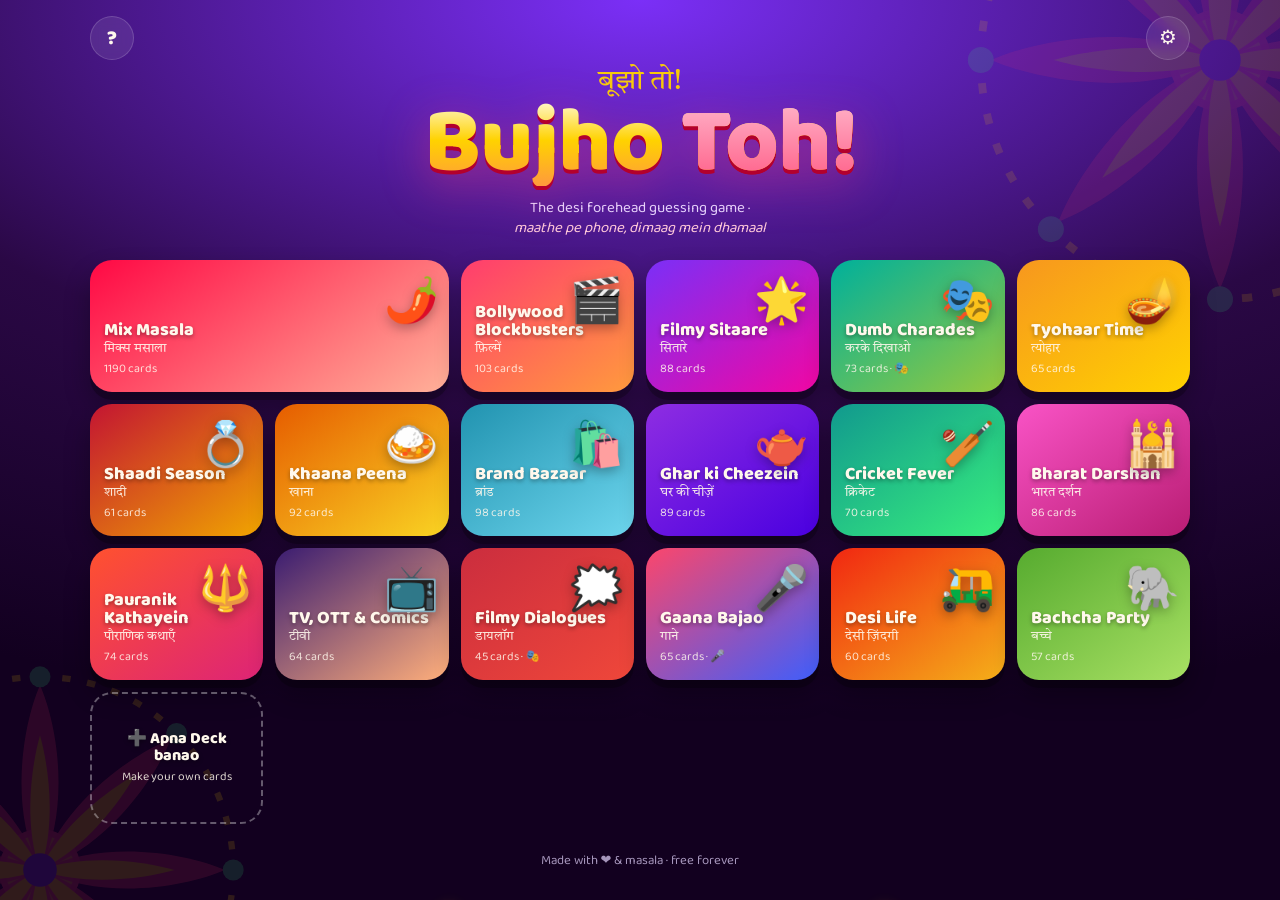
<file: index.html>
<!doctype html>
<html lang="en">
<head>
  <meta charset="utf-8">
  <meta name="viewport" content="width=device-width, initial-scale=1, viewport-fit=cover, user-scalable=no">
  <title>Bujho Toh! — Desi Forehead Guessing Game</title>
  <meta name="description" content="A free, desi forehead guessing game: Bollywood, festivals, food, brands, cricket and more. Tilt your phone to play!">
  <meta name="theme-color" content="#2a0845">
  <meta name="apple-mobile-web-app-capable" content="yes">
  <meta name="mobile-web-app-capable" content="yes">
  <meta name="apple-mobile-web-app-status-bar-style" content="black-translucent">
  <meta name="apple-mobile-web-app-title" content="Bujho Toh!">
  <link rel="manifest" href="manifest.webmanifest">
  <link rel="icon" href="icons/icon.svg" type="image/svg+xml">
  <link rel="apple-touch-icon" href="icons/icon-192.png">
  <link rel="preconnect" href="https://fonts.googleapis.com">
  <link rel="preconnect" href="https://fonts.gstatic.com" crossorigin>
  <link href="https://fonts.googleapis.com/css2?family=Baloo+2:wght@500;700;800&family=Tiro+Devanagari+Hindi&display=swap" rel="stylesheet">
  <link rel="stylesheet" href="css/style.css">
</head>
<body>
  <!-- Decorative animated background -->
  <div class="bg" aria-hidden="true">
    <svg class="rangoli r1" viewBox="0 0 200 200"><use href="#rangoli"/></svg>
    <svg class="rangoli r2" viewBox="0 0 200 200"><use href="#rangoli"/></svg>
    <div class="diyas"></div>
  </div>
  <canvas id="confetti" aria-hidden="true"></canvas>

  <svg width="0" height="0" style="position:absolute">
    <defs>
      <g id="rangoli">
        <g fill="none" stroke-width="3">
          <circle cx="100" cy="100" r="92" stroke="#ffd200" stroke-dasharray="4 8"/>
          <circle cx="100" cy="100" r="18" stroke="#ff3d6e" fill="#ff9a3d"/>
        </g>
        <g id="petal8">
          <path d="M100 100 C 85 70, 92 30, 100 12 C 108 30, 115 70, 100 100Z" fill="#ff3d6e" opacity=".85"/>
          <path d="M100 100 C 92 78, 96 50, 100 36 C 104 50, 108 78, 100 100Z" fill="#ffd200"/>
          <circle cx="100" cy="8" r="5" fill="#38ef7d"/>
        </g>
        <use href="#petal8" transform="rotate(45 100 100)"/>
        <use href="#petal8" transform="rotate(90 100 100)"/>
        <use href="#petal8" transform="rotate(135 100 100)"/>
        <use href="#petal8" transform="rotate(180 100 100)"/>
        <use href="#petal8" transform="rotate(225 100 100)"/>
        <use href="#petal8" transform="rotate(270 100 100)"/>
        <use href="#petal8" transform="rotate(315 100 100)"/>
        <circle cx="100" cy="100" r="8" fill="#7b2ff7"/>
      </g>
    </defs>
  </svg>

  <!-- ============ HOME ============ -->
  <section id="home" class="screen active">
    <header class="topbar">
      <button class="icon-btn" id="btnHowTo" aria-label="How to play">?</button>
      <button class="icon-btn" id="btnSettings" aria-label="Settings">⚙️</button>
    </header>
    <div class="hero">
      <div class="logo">
        <span class="logo-hi">बूझो तो!</span>
        <h1>Bujho <em>Toh!</em></h1>
      </div>
      <p class="tagline">The desi forehead guessing game · <span>maathe pe phone, dimaag mein dhamaal</span></p>
    </div>
    <div id="deckGrid" class="deck-grid"></div>
    <footer class="foot">Made with ❤️ & masala · free forever</footer>
  </section>

  <!-- ============ DECK SHEET ============ -->
  <div id="deckSheet" class="sheet" role="dialog" aria-modal="true" aria-labelledby="sheetTitle">
    <div class="sheet-backdrop" data-close></div>
    <div class="sheet-card">
      <button class="close-x" data-close aria-label="Close">×</button>
      <div class="sheet-emoji" id="sheetEmoji"></div>
      <h2 id="sheetTitle"></h2>
      <div class="sheet-hindi" id="sheetHindi"></div>
      <p class="sheet-desc" id="sheetDesc"></p>
      <div class="sheet-meta"><span id="sheetCount"></span><span id="sheetBest"></span></div>
      <div class="label">Round time</div>
      <div class="chips" id="timeChips">
        <button data-t="30">30s</button><button data-t="60">60s</button><button data-t="90">90s</button><button data-t="120">2 min</button>
      </div>
      <button class="btn big primary" id="btnPlay">Khelo! ▶</button>
      <div class="sheet-actions" id="customActions" hidden>
        <button class="btn ghost small" id="btnEditDeck">✏️ Edit deck</button>
        <button class="btn ghost small danger" id="btnDeleteDeck">🗑 Delete</button>
      </div>
    </div>
  </div>

  <!-- ============ READY ============ -->
  <section id="ready" class="screen">
    <button class="icon-btn back" data-home aria-label="Back">←</button>
    <div class="ready-wrap">
      <div class="ready-anim" aria-hidden="true">
        <div class="head">🙂</div>
        <div class="phone-mini"><span>?</span></div>
      </div>
      <h2 id="readyTitle">Phone ko maathe pe rakho!</h2>
      <p id="readyText">Hold your phone sideways on your forehead, screen facing your friends. The game starts automatically.</p>
      <div class="tilt-legend">
        <div><b class="g">⬇ Tilt down</b><span>Sahi! (correct)</span></div>
        <div><b class="o">⬆ Tilt up</b><span>Pass</span></div>
      </div>
      <div class="key-legend" style="display:none">
        <div><kbd>Space</kbd> or <kbd>→</kbd><span>Sahi! (correct)</span></div>
        <div><kbd>P</kbd> or <kbd>←</kbd><span>Pass</span></div>
        <div><kbd>Esc</kbd><span>End round</span></div>
      </div>
      <button class="btn big primary" id="btnStartNow">Start now</button>
      <p class="hint" id="readyHint"></p>
    </div>
  </section>

  <!-- ============ PLAY ============ -->
  <section id="play" class="screen">
    <div class="stage" id="stage">
      <div class="play-top">
        <span class="play-cat" id="playCat"></span>
        <span class="play-timer" id="playTimer">60</span>
        <span class="play-score" id="playScore">0</span>
      </div>
      <div class="word-wrap">
        <div class="word" id="word"></div>
        <div class="word-hint" id="wordHint"></div>
      </div>
      <div class="timer-bar"><i id="timerBar"></i></div>
      <div class="tap-controls" id="tapControls">
        <button class="tap pass" id="tapPass">⏭ Pass <kbd class="k">P / ←</kbd></button>
        <button class="tap correct" id="tapCorrect">Sahi! ✓ <kbd class="k">Space / →</kbd></button>
      </div>
      <button class="quit" id="btnQuit" aria-label="End round">✕</button>
      <div class="flash" id="flash"><span id="flashText"></span></div>
      <div class="countdown" id="countdown"><span id="countNum">3</span></div>
    </div>
  </section>

  <!-- ============ RESULTS ============ -->
  <section id="results" class="screen">
    <div class="results-wrap">
      <div class="res-title" id="resTitle">Shabaash!</div>
      <div class="res-score"><span id="resScore">0</span><small>correct</small></div>
      <div class="res-sub" id="resSub"></div>
      <ul class="res-list" id="resList"></ul>
      <div class="res-actions">
        <button class="btn big primary" id="btnAgain">Phir se! 🔁</button>
        <button class="btn ghost" id="btnShare">Share score</button>
        <button class="btn ghost" data-home>Choose another deck</button>
      </div>
    </div>
  </section>

  <!-- ============ SETTINGS ============ -->
  <div id="settingsSheet" class="sheet" role="dialog" aria-modal="true" aria-labelledby="setTitle">
    <div class="sheet-backdrop" data-close></div>
    <div class="sheet-card">
      <button class="close-x" data-close aria-label="Close">×</button>
      <h2 id="setTitle">Settings</h2>
      <label class="row"><span>🎵 Music</span><input type="checkbox" id="setMusic"></label>
      <div class="row col"><span>🎶 Music style</span>
        <div class="chips" id="setStyle">
          <button data-v="chill">☕ Chill Chai</button><button data-v="classic">🪕 Classic</button><button data-v="party">🥁 Party</button>
        </div>
      </div>
      <label class="row"><span>🔔 Sound effects</span><input type="checkbox" id="setSfx"></label>
      <label class="row"><span>📳 Vibration</span><input type="checkbox" id="setVibe"></label>
      <div class="row col"><span>🎮 Controls</span>
        <div class="chips" id="setControls">
          <button data-v="auto">Auto</button><button data-v="tilt">Tilt</button><button data-v="tap">Tap buttons</button>
        </div>
      </div>
      <div class="row col"><span>📐 Tilt sensitivity</span>
        <div class="chips" id="setSens">
          <button data-v="low">Low</button><button data-v="medium">Medium</button><button data-v="high">High</button>
        </div>
      </div>
      <button class="btn ghost small" id="btnResetSeen">Reset "already seen" words</button>
      <button class="btn ghost small" id="btnTestTilt">Test my tilt sensor</button>
      <div class="tilt-test" id="tiltTest" hidden>
        <div class="meter"><i id="tiltNeedle"></i></div>
        <div id="tiltTestText">Waiting for sensor…</div>
      </div>
    </div>
  </div>

  <!-- ============ HOW TO ============ -->
  <div id="howSheet" class="sheet" role="dialog" aria-modal="true" aria-labelledby="howTitle">
    <div class="sheet-backdrop" data-close></div>
    <div class="sheet-card">
      <button class="close-x" data-close aria-label="Close">×</button>
      <h2 id="howTitle">Kaise khelein?</h2>
      <ol class="how">
        <li><b>Pick a deck</b> — Bollywood, festivals, food, brands, cricket…</li>
        <li><b>Put the phone on your forehead</b>, sideways, screen facing your friends. Don't peek! 🙈</li>
        <li><b>Friends give clues</b> — talk, act, or hum (each deck tells them how).</li>
        <li><b>Guessed it?</b> Nod down — tilt the screen to the floor. ✅</li>
        <li><b>Stuck?</b> Tilt your head back — screen to the ceiling — to pass. ⏭</li>
        <li>Most correct answers before the timer ends wins. Pass the phone and take turns!</li>
      </ol>
      <p class="small-note">On iPhone, tap “Allow” when asked for motion access. If your phone has no motion sensor, the game shows tap buttons instead (handy for a friend to hold). On a laptop: the guesser turns their back to the screen; friends press Space (correct) or P (pass).</p>
    </div>
  </div>

  <!-- ============ CUSTOM DECK ============ -->
  <div id="customSheet" class="sheet" role="dialog" aria-modal="true" aria-labelledby="custTitle">
    <div class="sheet-backdrop" data-close></div>
    <div class="sheet-card">
      <button class="close-x" data-close aria-label="Close">×</button>
      <h2 id="custTitle">Apna Deck banao</h2>
      <p class="small-note">Inside jokes, family names, office stuff — anything! One word or phrase per line (at least 5).</p>
      <input id="custName" class="input" maxlength="32" placeholder="Deck name, e.g. Gupta Family Specials">
      <div class="emoji-pick" id="custEmoji"></div>
      <textarea id="custWords" class="input" rows="8" placeholder="Bua ji's famous rajma&#10;Papa's scooter&#10;Goa trip 2019&#10;..."></textarea>
      <div class="chips" id="custMode">
        <button data-v="say">🗣 Talk</button><button data-v="act">🎭 Act</button><button data-v="hum">🎤 Hum</button>
      </div>
      <button class="btn big primary" id="btnSaveDeck">Save deck</button>
      <p class="hint" id="custErr"></p>
    </div>
  </div>

  <div id="rotateHint" class="rotate-hint">📱↻ Turn your phone sideways</div>
  <div id="toast" class="toast" role="status" aria-live="polite"></div>

  <script src="js/data.js"></script>
  <script src="js/audio.js"></script>
  <script src="js/tilt.js"></script>
  <script src="js/fx.js"></script>
  <script src="js/app.js"></script>
</body>
</html>
</file>
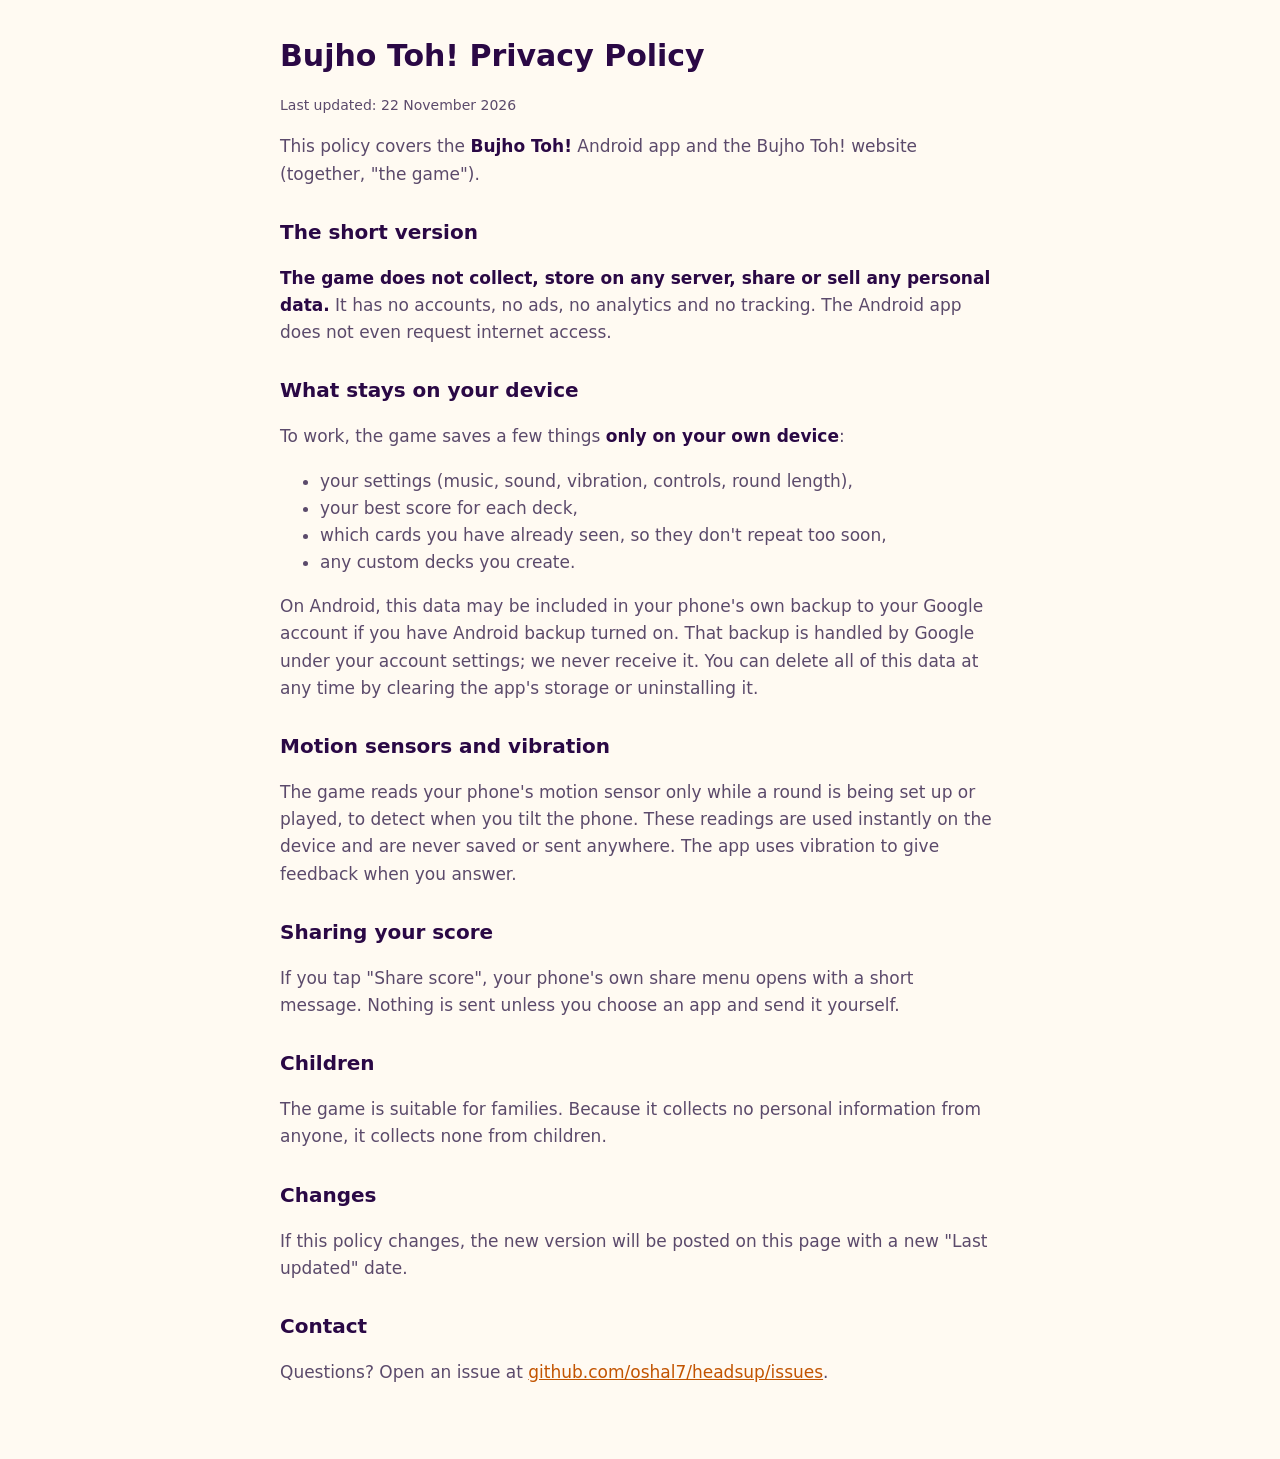
<file: privacy.html>
<!doctype html>
<html lang="en">
<head>
  <meta charset="utf-8">
  <meta name="viewport" content="width=device-width, initial-scale=1">
  <title>Bujho Toh! Privacy Policy</title>
  <meta name="description" content="Privacy policy for the Bujho Toh! game (Android app and website).">
  <style>
    :root { --bg: #fffaf2; --ink: #2a0845; --muted: #5b4a6b; --accent: #c25400; }
    @media (prefers-color-scheme: dark) {
      :root:not([data-theme="light"]) { --bg: #1a0430; --ink: #fff8ec; --muted: #d9c8f0; --accent: #ffb45c; }
    }
    :root[data-theme="dark"] { --bg: #1a0430; --ink: #fff8ec; --muted: #d9c8f0; --accent: #ffb45c; }
    body { margin: 0; background: var(--bg); color: var(--ink); font: 17px/1.6 system-ui, -apple-system, "Segoe UI", Roboto, sans-serif; }
    main { max-width: 720px; margin: 0 auto; padding: 32px 16px 56px; }
    h1 { font-size: 30px; margin: 0 0 4px; }
    h2 { font-size: 20px; margin: 28px 0 6px; }
    p, li { color: var(--muted); }
    strong { color: var(--ink); }
    a { color: var(--accent); }
    .updated { font-size: 14px; }
  </style>
</head>
<body>
<main>
  <h1>Bujho Toh! Privacy Policy</h1>
  <p class="updated">Last updated: 22 November 2026</p>

  <p>This policy covers the <strong>Bujho Toh!</strong> Android app and the Bujho Toh! website
  (together, "the game").</p>

  <h2>The short version</h2>
  <p><strong>The game does not collect, store on any server, share or sell any personal data.</strong>
  It has no accounts, no ads, no analytics and no tracking. The Android app does not even request
  internet access.</p>

  <h2>What stays on your device</h2>
  <p>To work, the game saves a few things <strong>only on your own device</strong>:</p>
  <ul>
    <li>your settings (music, sound, vibration, controls, round length),</li>
    <li>your best score for each deck,</li>
    <li>which cards you have already seen, so they don't repeat too soon,</li>
    <li>any custom decks you create.</li>
  </ul>
  <p>On Android, this data may be included in your phone's own backup to your Google account if you
  have Android backup turned on. That backup is handled by Google under your account settings; we never
  receive it. You can delete all of this data at any time by clearing the app's storage or uninstalling it.</p>

  <h2>Motion sensors and vibration</h2>
  <p>The game reads your phone's motion sensor only while a round is being set up or played, to detect
  when you tilt the phone. These readings are used instantly on the device and are never saved or sent
  anywhere. The app uses vibration to give feedback when you answer.</p>

  <h2>Sharing your score</h2>
  <p>If you tap "Share score", your phone's own share menu opens with a short message. Nothing is sent
  unless you choose an app and send it yourself.</p>

  <h2>Children</h2>
  <p>The game is suitable for families. Because it collects no personal information from anyone, it
  collects none from children.</p>

  <h2>Changes</h2>
  <p>If this policy changes, the new version will be posted on this page with a new "Last updated" date.</p>

  <h2>Contact</h2>
  <p>Questions? Open an issue at
  <a href="https://github.com/oshal7/headsup/issues">github.com/oshal7/headsup/issues</a>.</p>
</main>
</body>
</html>
</file>
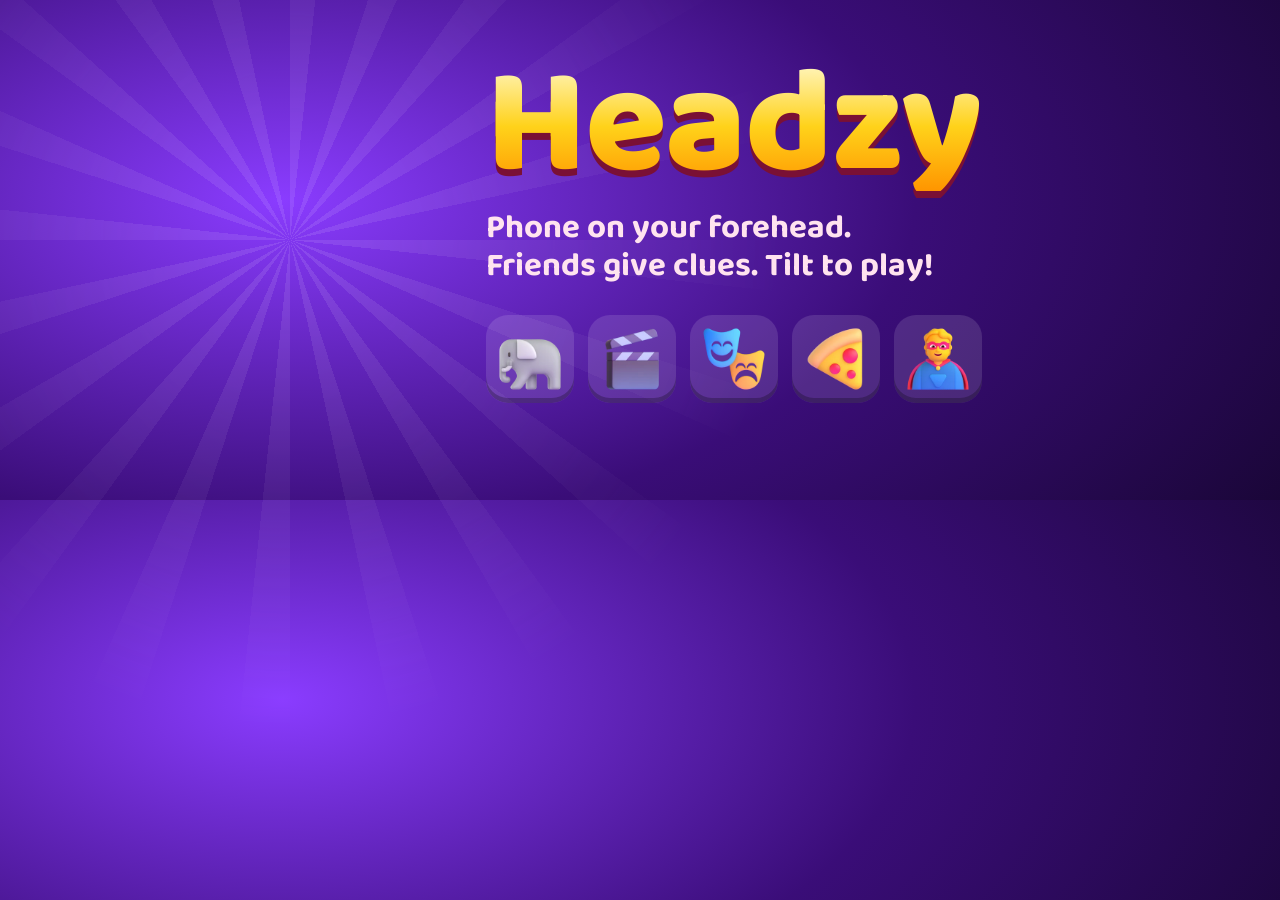
<file: tools/art/feature.html>
<!doctype html><html><head><meta charset="utf-8">
<!-- Play Store feature graphic (1024x500). Rendered by tools/render-icons.js. -->
<style>
 @font-face{font-family:Baloo;src:url(../../android/app/src/main/res/font/baloo2_extrabold.ttf);font-weight:800}
 @font-face{font-family:Baloo;src:url(../../android/app/src/main/res/font/baloo2_bold.ttf);font-weight:700}
 body{margin:0;width:1024px;height:500px;overflow:hidden;font-family:Baloo,sans-serif;color:#fff;position:relative;
   background:radial-gradient(90% 120% at 22% 40%,#8a3cff 0%,#3a0d78 55%,#1a0638 100%)}
 .rays{position:absolute;left:-260px;top:-310px;width:1100px;height:1100px;opacity:.10;
   background:repeating-conic-gradient(#fff 0 6deg,transparent 6deg 18deg);border-radius:50%;
   -webkit-mask:radial-gradient(circle,#000 0,transparent 65%)}
 .m{position:absolute;left:28px;top:30px;width:440px;height:440px;transform:rotate(-6deg);filter:drop-shadow(0 18px 30px rgba(0,0,0,.45))}
 .m svg{width:100%;height:100%}
 .t{position:absolute;left:486px;top:62px;right:40px}
 h1{margin:0;font-size:150px;line-height:.86;font-weight:800;letter-spacing:-2px;
   background:linear-gradient(180deg,#fff6c2,#ffd21a 50%,#ff9500);-webkit-background-clip:text;color:transparent;
   filter:drop-shadow(0 7px 0 #7a1035)}
 p{margin:18px 0 0;font-size:33px;line-height:1.15;font-weight:700;color:#ffe3ef}
 .icons{display:flex;gap:14px;margin-top:30px}
 .icons img{width:70px;height:70px;padding:9px;border-radius:22px;background:rgba(255,255,255,.12);box-shadow:inset 0 -5px 0 rgba(0,0,0,.25)}
</style></head><body>
 <div class="rays"></div>
 <div class="m"><!--MASCOT--></div>
 <div class="t">
  <h1>Headzy</h1>
  <p>Phone on your forehead.<br>Friends give clues. Tilt to play!</p>
  <div class="icons">
   <img src="../../android/app/src/main/res/drawable-nodpi/art_animals.webp">
   <img src="../../android/app/src/main/res/drawable-nodpi/art_movies.webp">
   <img src="../../android/app/src/main/res/drawable-nodpi/art_act.webp">
   <img src="../../android/app/src/main/res/drawable-nodpi/art_food.webp">
   <img src="../../android/app/src/main/res/drawable-nodpi/art_heroes.webp">
  </div>
 </div>
</body></html>
</file>
<file: css/style.css>
:root {
  --bg1: #2a0845;
  --bg2: #6441a5;
  --ink: #fff8ec;
  --muted: #e6d6ff;
  --gold: #ffd200;
  --saffron: #ff9a3d;
  --pink: #ff3d6e;
  --green: #18c46b;
  --orange: #ff8a00;
  --card: rgba(255, 255, 255, 0.09);
  --card-line: rgba(255, 255, 255, 0.16);
  --radius: 22px;
  --vw: 100vw;
  --vh: 100vh;
  --font: 'Baloo 2', system-ui, -apple-system, 'Segoe UI', Roboto, sans-serif;
  --deva: 'Tiro Devanagari Hindi', 'Noto Sans Devanagari', serif;
  color-scheme: dark;
}

* { box-sizing: border-box; -webkit-tap-highlight-color: transparent; }
html, body { margin: 0; height: 100%; }
body {
  font-family: var(--font);
  color: var(--ink);
  background: radial-gradient(120% 80% at 50% 0%, #7b2ff7 0%, var(--bg1) 55%, #12001f 100%) fixed;
  background-color: var(--bg1);
  overflow-x: hidden;
  -webkit-user-select: none; user-select: none;
  overscroll-behavior: none;
}
button { font-family: inherit; color: inherit; cursor: pointer; border: 0; background: none; }

/* ---------- Background decoration ---------- */
.bg { position: fixed; inset: 0; pointer-events: none; overflow: hidden; z-index: 0; }
.rangoli { position: absolute; opacity: .13; animation: spin 80s linear infinite; }
.rangoli.r1 { width: 520px; height: 520px; top: -200px; right: -200px; }
.rangoli.r2 { width: 420px; height: 420px; bottom: -180px; left: -170px; animation-direction: reverse; animation-duration: 110s; }
@keyframes spin { to { transform: rotate(360deg); } }
.diya { position: absolute; bottom: -40px; animation: floatUp linear infinite; opacity: .55; filter: drop-shadow(0 0 8px #ffb400); }
@keyframes floatUp {
  0% { transform: translateY(0) translateX(0); opacity: 0; }
  10% { opacity: .6; }
  50% { transform: translateY(-55vh) translateX(20px); }
  100% { transform: translateY(-115vh) translateX(-10px); opacity: 0; }
}
#confetti { position: fixed; inset: 0; width: 100%; height: 100%; pointer-events: none; z-index: 60; }

/* ---------- Screens ---------- */
.screen { position: relative; z-index: 1; display: none; min-height: 100%; padding: max(16px, env(safe-area-inset-top)) 16px max(24px, env(safe-area-inset-bottom)); }
.screen.active { display: block; animation: screenIn .45s cubic-bezier(.2, .9, .3, 1.2); }
@keyframes screenIn { from { opacity: 0; transform: translateY(14px) scale(.98); } to { opacity: 1; transform: none; } }

.topbar { display: flex; justify-content: space-between; max-width: 1100px; margin: 0 auto; }
.icon-btn {
  width: 44px; height: 44px; border-radius: 50%; background: var(--card); border: 1px solid var(--card-line);
  font-size: 20px; font-weight: 800; display: grid; place-items: center; backdrop-filter: blur(6px);
  transition: transform .15s;
}
.icon-btn:active { transform: scale(.9); }
.icon-btn.back { position: absolute; top: max(16px, env(safe-area-inset-top)); left: 16px; z-index: 3; }

/* ---------- Hero ---------- */
.hero { text-align: center; margin: 4px auto 22px; }
.logo { display: inline-block; position: relative; animation: bob 3.5s ease-in-out infinite; }
@keyframes bob { 50% { transform: translateY(-6px) rotate(-1deg); } }
.logo h1 {
  margin: 0; font-size: clamp(48px, 13vw, 92px); line-height: .9; font-weight: 800; letter-spacing: -1px;
  background: linear-gradient(180deg, #fff6c2 0%, var(--gold) 45%, var(--saffron) 100%);
  -webkit-background-clip: text; background-clip: text; color: transparent;
  filter: drop-shadow(0 4px 0 #b3002d) drop-shadow(0 10px 24px rgba(255, 61, 110, .45));
}
.logo h1 em { font-style: normal; background: linear-gradient(180deg, #ffd1e0, var(--pink)); -webkit-background-clip: text; background-clip: text; }
.logo-hi { display: block; font-family: var(--deva); font-size: clamp(18px, 5vw, 28px); color: var(--gold); opacity: .95; margin-bottom: 2px; }
.tagline { margin: 12px auto 0; color: var(--muted); font-size: 15px; max-width: 520px; line-height: 1.35; }
.tagline span { display: block; font-style: italic; color: #ffc9da; }

/* ---------- Deck grid ---------- */
.deck-grid {
  display: grid; gap: 12px; max-width: 1100px; margin: 0 auto;
  grid-template-columns: repeat(auto-fill, minmax(150px, 1fr));
}
.deck {
  position: relative; overflow: hidden; text-align: left; min-height: 132px; border-radius: var(--radius); padding: 14px;
  background: linear-gradient(145deg, var(--c1), var(--c2));
  box-shadow: 0 8px 0 rgba(0, 0, 0, .25), 0 14px 26px rgba(0, 0, 0, .3);
  transition: transform .18s cubic-bezier(.2, .9, .3, 1.4), box-shadow .18s;
  animation: cardIn .5s backwards cubic-bezier(.2, .9, .3, 1.3);
  display: flex; flex-direction: column; justify-content: flex-end;
}
@keyframes cardIn { from { opacity: 0; transform: translateY(24px) scale(.9); } }
.deck:hover { transform: translateY(-3px) rotate(-.6deg); }
.deck:active { transform: translateY(4px) scale(.97); box-shadow: 0 3px 0 rgba(0, 0, 0, .25), 0 6px 12px rgba(0, 0, 0, .3); }
.deck::after { /* shine sweep */
  content: ''; position: absolute; inset: 0; background: linear-gradient(110deg, transparent 30%, rgba(255, 255, 255, .28) 50%, transparent 70%);
  transform: translateX(-120%); animation: shine 6s ease-in-out infinite; animation-delay: var(--d, 0s);
}
@keyframes shine { 0%, 70% { transform: translateX(-120%); } 85%, 100% { transform: translateX(120%); } }
.deck .emo { position: absolute; top: 8px; right: 10px; font-size: 44px; filter: drop-shadow(0 4px 6px rgba(0, 0, 0, .3)); transition: transform .3s; }
.deck:hover .emo { transform: scale(1.15) rotate(8deg); }
.deck .nm { font-weight: 800; font-size: 18px; line-height: 1.05; text-shadow: 0 2px 4px rgba(0, 0, 0, .35); }
.deck .hi { font-family: var(--deva); font-size: 13px; opacity: .9; }
.deck .ct { font-size: 12px; opacity: .85; margin-top: 2px; }
.deck .badge { position: absolute; top: 10px; left: 10px; font-size: 11px; font-weight: 800; background: rgba(0, 0, 0, .28); padding: 2px 8px; border-radius: 99px; }
.deck.wide { grid-column: span 2; }
.deck.add { background: transparent; border: 2px dashed rgba(255, 255, 255, .35); box-shadow: none; align-items: center; justify-content: center; text-align: center; }
.deck.add .nm { font-size: 16px; }
.deck.add::after { display: none; }

.foot { text-align: center; color: var(--muted); opacity: .7; font-size: 13px; margin-top: 26px; }

/* ---------- Buttons & chips ---------- */
.btn {
  display: block; width: 100%; border-radius: 16px; padding: 12px 18px; font-weight: 800; font-size: 17px;
  transition: transform .12s, filter .12s; margin-top: 10px;
}
.btn:active { transform: translateY(3px) scale(.98); }
.btn.big { font-size: 22px; padding: 14px 20px; }
.btn.primary {
  background: linear-gradient(180deg, #ffe066, var(--saffron)); color: #4a1400;
  box-shadow: 0 6px 0 #c25400, 0 12px 24px rgba(255, 138, 0, .35);
}
.btn.primary:active { box-shadow: 0 2px 0 #c25400; }
.btn.ghost { background: var(--card); border: 1px solid var(--card-line); }
.btn.small { font-size: 14px; padding: 9px 14px; }
.btn.danger { color: #ffb3c4; }
.chips { display: flex; gap: 8px; flex-wrap: wrap; }
.chips button {
  flex: 1; min-width: 64px; padding: 9px 10px; border-radius: 12px; background: var(--card); border: 1px solid var(--card-line);
  font-weight: 700; font-size: 15px; transition: all .15s;
}
.chips button.on { background: var(--gold); color: #3d1600; border-color: var(--gold); transform: scale(1.04); }
.label { font-size: 13px; text-transform: uppercase; letter-spacing: .1em; color: var(--muted); margin: 14px 0 6px; }

/* ---------- Sheets (modals) ---------- */
.sheet { position: fixed; inset: 0; z-index: 40; display: none; align-items: flex-end; justify-content: center; }
.sheet.open { display: flex; }
.sheet-backdrop { position: absolute; inset: 0; background: rgba(10, 0, 20, .6); backdrop-filter: blur(4px); animation: fade .25s; }
@keyframes fade { from { opacity: 0; } }
.sheet-card {
  position: relative; width: 100%; max-width: 480px; max-height: 92vh; overflow: auto;
  background: linear-gradient(180deg, #3c1170, #24063f); border: 1px solid var(--card-line);
  border-radius: 28px 28px 0 0; padding: 24px 20px max(22px, env(safe-area-inset-bottom));
  animation: sheetUp .38s cubic-bezier(.2, .9, .3, 1.15); text-align: center;
}
@media (min-width: 640px) { .sheet { align-items: center; } .sheet-card { border-radius: 28px; } }
@keyframes sheetUp { from { transform: translateY(100%); } }
.close-x { position: absolute; top: 10px; right: 14px; font-size: 30px; line-height: 1; opacity: .7; width: 40px; height: 40px; }
.sheet h2 { margin: 4px 0 0; font-size: 28px; line-height: 1.1; }
.sheet-emoji { font-size: 64px; animation: pop .6s cubic-bezier(.2, .9, .3, 1.6); }
@keyframes pop { from { transform: scale(0) rotate(-30deg); } }
.sheet-hindi { font-family: var(--deva); color: var(--gold); font-size: 18px; }
.sheet-desc { color: var(--muted); margin: 8px 0; line-height: 1.35; }
.sheet-meta { display: flex; justify-content: center; gap: 14px; font-size: 14px; opacity: .85; }
.sheet-actions { display: flex; gap: 8px; }
.row { display: flex; justify-content: space-between; align-items: center; padding: 12px 2px; border-bottom: 1px solid var(--card-line); font-size: 17px; text-align: left; }
.row.col { flex-direction: column; align-items: stretch; gap: 8px; }
.row input[type=checkbox] { width: 48px; height: 28px; appearance: none; -webkit-appearance: none; background: rgba(255, 255, 255, .2); border-radius: 99px; position: relative; transition: background .2s; }
.row input[type=checkbox]::after { content: ''; position: absolute; top: 3px; left: 3px; width: 22px; height: 22px; border-radius: 50%; background: #fff; transition: transform .2s; }
.row input[type=checkbox]:checked { background: var(--green); }
.row input[type=checkbox]:checked::after { transform: translateX(20px); }
.how { text-align: left; line-height: 1.45; padding-left: 22px; }
.how li { margin-bottom: 8px; }
.small-note { font-size: 13.5px; color: var(--muted); line-height: 1.4; }
.input { width: 100%; font: inherit; font-size: 16px; color: var(--ink); background: rgba(0, 0, 0, .25); border: 1px solid var(--card-line); border-radius: 14px; padding: 10px 12px; margin: 6px 0; user-select: text; -webkit-user-select: text; }
textarea.input { resize: vertical; }
.emoji-pick { display: flex; flex-wrap: wrap; gap: 6px; justify-content: center; margin: 4px 0; }
.emoji-pick button { font-size: 24px; width: 40px; height: 40px; border-radius: 10px; background: var(--card); }
.emoji-pick button.on { background: var(--gold); }
.hint { color: #ffc9da; font-size: 14px; min-height: 1.2em; }
.tilt-test { margin-top: 10px; }
.meter { position: relative; height: 16px; border-radius: 99px; background: linear-gradient(90deg, var(--green), #555 40%, #555 60%, var(--orange)); }
.meter i { position: absolute; top: -4px; width: 6px; height: 24px; border-radius: 3px; background: #fff; left: 50%; transition: left .08s; }

/* ---------- Ready ---------- */
.ready-wrap { max-width: 520px; margin: 40px auto 0; text-align: center; }
.ready-wrap h2 { font-size: 30px; margin: 14px 0 6px; }
.ready-wrap p { color: var(--muted); line-height: 1.4; }
.ready-anim { position: relative; width: 160px; height: 150px; margin: 0 auto; }
.ready-anim .head { font-size: 110px; line-height: 1; position: absolute; bottom: 0; left: 50%; transform: translateX(-50%); }
.ready-anim .phone-mini {
  position: absolute; left: 50%; top: 0; width: 92px; height: 48px; margin-left: -46px; border-radius: 10px; background: linear-gradient(135deg, var(--pink), var(--saffron));
  border: 3px solid #1b0030; display: grid; place-items: center; font-weight: 800; font-size: 26px;
  animation: placePhone 3s ease-in-out infinite; box-shadow: 0 6px 18px rgba(0, 0, 0, .4);
}
@keyframes placePhone {
  0% { transform: translateY(-50px) rotate(-12deg); opacity: 0; }
  25%, 45% { transform: translateY(18px) rotate(0); opacity: 1; }
  55% { transform: translateY(18px) rotateX(50deg); }
  65%, 80% { transform: translateY(18px) rotate(0); }
  90% { transform: translateY(18px) rotateX(-50deg); }
  100% { transform: translateY(18px) rotate(0); opacity: 1; }
}
.tilt-legend { display: flex; gap: 10px; margin: 16px 0 6px; }
.tilt-legend div { flex: 1; background: var(--card); border: 1px solid var(--card-line); border-radius: 16px; padding: 10px; display: flex; flex-direction: column; }
.tilt-legend b { font-size: 18px; }
.tilt-legend .g { color: #5dffa6; }
.tilt-legend .o { color: #ffbe5c; }
.tilt-legend span { font-size: 13px; color: var(--muted); }

.key-legend { display: flex; gap: 10px; margin: 16px 0 6px; flex-wrap: wrap; }
.key-legend div { flex: 1; min-width: 130px; background: var(--card); border: 1px solid var(--card-line); border-radius: 16px; padding: 10px; display: flex; flex-direction: column; align-items: center; gap: 4px; }
.key-legend span { font-size: 13px; color: var(--muted); }
kbd { font-family: inherit; font-weight: 800; font-size: .85em; background: rgba(255, 255, 255, .16); border: 1px solid rgba(255, 255, 255, .3); border-bottom-width: 3px; border-radius: 8px; padding: 1px 8px; }
.tap kbd.k { display: none; margin-left: 8px; font-size: .55em; vertical-align: middle; }
body.laptop .tap kbd.k { display: inline-block; }

/* ---------- Play ---------- */
#play { padding: 0; position: fixed; inset: 0; }
.stage {
  position: fixed; inset: 0; display: flex; flex-direction: column; overflow: hidden;
  background: linear-gradient(135deg, var(--c1, #7b2ff7), var(--c2, #f107a3));
  padding: max(10px, env(safe-area-inset-top)) max(16px, env(safe-area-inset-right)) max(10px, env(safe-area-inset-bottom)) max(16px, env(safe-area-inset-left));
}
.stage::before { /* subtle mandala texture */
  content: ''; position: absolute; inset: -20%; opacity: .12; pointer-events: none;
  background: repeating-conic-gradient(from 0deg at 50% 50%, rgba(255, 255, 255, .7) 0 6deg, transparent 6deg 18deg);
  animation: spin 60s linear infinite;
}
/* When the page itself is stuck in portrait but the phone is held sideways, rotate the stage */
body.rot-cw .stage, body.rot-ccw .stage {
  inset: auto; top: 50%; left: 50%; width: var(--vh); height: var(--vw);
}
body.rot-cw .stage { transform: translate(-50%, -50%) rotate(90deg); }
body.rot-ccw .stage { transform: translate(-50%, -50%) rotate(-90deg); }

.play-top { position: relative; display: flex; justify-content: space-between; align-items: center; font-weight: 800; z-index: 2; padding-right: 44px; }
.play-cat { background: rgba(0, 0, 0, .22); padding: 4px 12px; border-radius: 99px; font-size: clamp(13px, 2.4vmin, 18px); max-width: 45%; white-space: nowrap; overflow: hidden; text-overflow: ellipsis; }
.play-timer { font-size: clamp(28px, 7vmin, 54px); text-shadow: 0 3px 0 rgba(0, 0, 0, .25); min-width: 2.2em; text-align: center; }
.play-timer.urgent { color: #fff; animation: throb .5s infinite alternate; }
@keyframes throb { to { transform: scale(1.18); color: #ffe066; } }
.play-score { background: rgba(255, 255, 255, .2); padding: 2px 14px; border-radius: 99px; font-size: clamp(18px, 4vmin, 30px); }
.play-score.bump { animation: bump .4s; }
@keyframes bump { 40% { transform: scale(1.5); background: var(--green); } }
.word-wrap { position: relative; flex: 1; display: flex; flex-direction: column; align-items: center; justify-content: center; text-align: center; z-index: 1; padding: 0 2%; }
.word {
  font-weight: 800; line-height: 1.02; letter-spacing: -.5px; text-shadow: 0 5px 0 rgba(0, 0, 0, .22), 0 12px 30px rgba(0, 0, 0, .25);
  font-size: 80px; max-width: 100%; word-break: break-word;
}
.word.in { animation: wordIn .45s cubic-bezier(.2, .9, .3, 1.5); }
@keyframes wordIn { from { opacity: 0; transform: scale(.4) rotate(-6deg); } }
.word-hint { margin-top: 8px; font-size: clamp(14px, 3vmin, 22px); background: rgba(0, 0, 0, .2); padding: 3px 14px; border-radius: 99px; opacity: .95; }
.word-hint:empty { display: none; }
.timer-bar { position: relative; height: 8px; border-radius: 99px; background: rgba(0, 0, 0, .22); overflow: hidden; z-index: 1; }
.timer-bar i { position: absolute; inset: 0; background: linear-gradient(90deg, #fff6c2, var(--gold)); transform-origin: left; }
.tap-controls { display: none; gap: 12px; margin-top: 10px; z-index: 2; }
.stage.tap-mode .tap-controls { display: flex; }
.tap { flex: 1; font-size: clamp(18px, 4vmin, 28px); font-weight: 800; padding: 12px; border-radius: 18px; box-shadow: 0 5px 0 rgba(0, 0, 0, .25); }
.tap:active { transform: translateY(3px); box-shadow: 0 2px 0 rgba(0, 0, 0, .25); }
.tap.pass { background: var(--orange); }
.tap.correct { background: var(--green); }
.quit { position: absolute; top: max(10px, env(safe-area-inset-top)); right: max(12px, env(safe-area-inset-right)); width: 36px; height: 36px; border-radius: 50%; background: rgba(0, 0, 0, .25); font-size: 18px; z-index: 5; }

.flash { position: absolute; inset: 0; display: none; align-items: center; justify-content: center; z-index: 10; }
.flash.show { display: flex; animation: flashIn .7s ease-out forwards; }
.flash.correct { background: radial-gradient(circle, #3dff9a, var(--green) 60%, #0a7a3f); }
.flash.pass { background: radial-gradient(circle, #ffc56b, var(--orange) 60%, #b54800); }
.flash span { font-size: clamp(56px, 18vmin, 160px); font-weight: 800; text-shadow: 0 6px 0 rgba(0, 0, 0, .2); animation: stamp .5s cubic-bezier(.2, .9, .3, 1.6); }
@keyframes flashIn { 0% { opacity: 0; } 12% { opacity: 1; } 80% { opacity: 1; } 100% { opacity: 0; } }
@keyframes stamp { from { transform: scale(2.2) rotate(-12deg); opacity: 0; } }

.countdown { position: absolute; inset: 0; display: none; align-items: center; justify-content: center; z-index: 12; background: radial-gradient(circle, rgba(42, 8, 69, .7), rgba(18, 0, 31, .95)); }
.countdown.show { display: flex; }
.countdown span { font-size: clamp(90px, 40vmin, 280px); font-weight: 800; color: var(--gold); text-shadow: 0 8px 0 #b3002d; }
.countdown span.go { font-size: clamp(50px, 18vmin, 140px); }
.countdown span.tick { animation: countPop .9s ease-out; }
@keyframes countPop { 0% { transform: scale(2.4); opacity: 0; } 30% { transform: scale(1); opacity: 1; } 100% { transform: scale(.85); opacity: .2; } }

/* ---------- Results ---------- */
.results-wrap { max-width: 520px; margin: 0 auto; text-align: center; padding-top: 10px; }
.res-title { font-size: clamp(40px, 11vw, 64px); font-weight: 800; color: var(--gold); text-shadow: 0 4px 0 #b3002d; animation: pop .7s cubic-bezier(.2, .9, .3, 1.6); }
.res-score { font-size: 96px; font-weight: 800; line-height: 1; }
.res-score small { display: block; font-size: 16px; color: var(--muted); font-weight: 600; }
.res-sub { color: #ffc9da; margin: 6px 0 12px; min-height: 1.3em; }
.res-list { list-style: none; padding: 0; margin: 0 0 8px; text-align: left; max-height: 40vh; overflow: auto; border-radius: 16px; background: rgba(0, 0, 0, .2); }
.res-list li { padding: 9px 14px; border-bottom: 1px solid rgba(255, 255, 255, .07); display: flex; justify-content: space-between; gap: 8px; animation: cardIn .4s backwards; font-size: 17px; }
.res-list li.ok b { color: #5dffa6; }
.res-list li.no { opacity: .6; }
.res-list li.no b { color: #ffbe5c; }

/* ---------- Misc ---------- */
.rotate-hint { display: none; position: fixed; left: 50%; bottom: 20px; transform: translateX(-50%); background: rgba(0, 0, 0, .7); padding: 8px 16px; border-radius: 99px; z-index: 30; font-weight: 700; }
.toast { position: fixed; left: 50%; bottom: 24px; transform: translate(-50%, 40px); opacity: 0; background: #12001f; border: 1px solid var(--card-line); padding: 10px 18px; border-radius: 14px; z-index: 80; transition: all .3s; max-width: 90vw; text-align: center; }
.toast.show { transform: translate(-50%, 0); opacity: 1; }

@media (prefers-reduced-motion: reduce) {
  *, *::before, *::after { animation-duration: .01ms !important; animation-iteration-count: 1 !important; transition-duration: .01ms !important; }
  .flash.show { animation: none !important; opacity: 1; }
}
</file>
